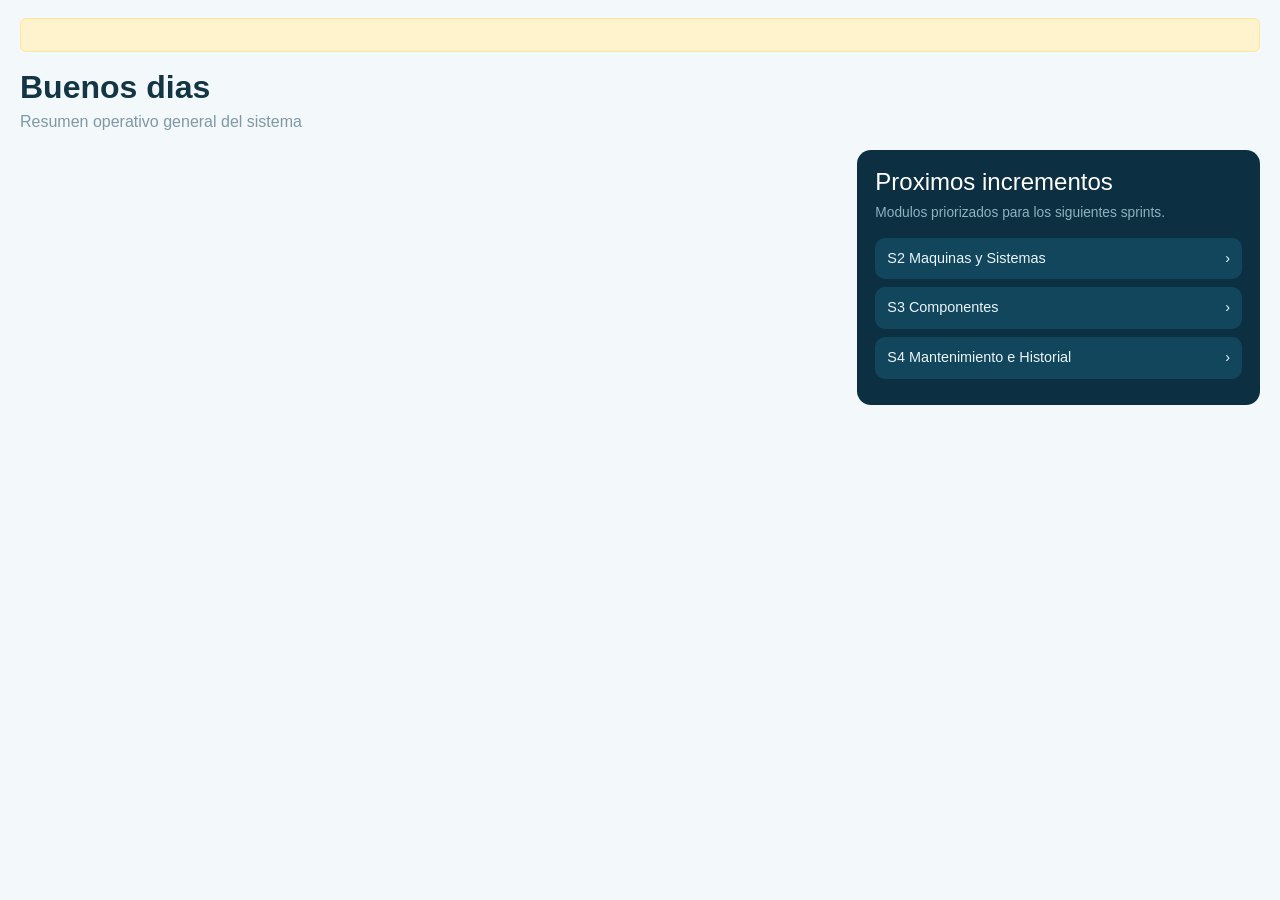
<file: embarcaciones/src/main/resources/templates/index.html>
<!DOCTYPE html>
<html xmlns:th="http://www.thymeleaf.org">
<head>
  <meta charset="UTF-8">
  <meta name="viewport" content="width=device-width, initial-scale=1.0">
  <title>Inicio - Embarcaciones</title>
  <link
          href="https://cdn.jsdelivr.net/npm/bootstrap@5.3.8/dist/css/bootstrap.min.css"
          rel="stylesheet">
  <style>
    :root {
      --bg-page: #f3f8fb;
      --bg-sidebar: #0e2f3d;
      --bg-sidebar-soft: #134256;
      --bg-highlight: #0a3c52;
      --text-main: #143544;
      --text-muted: #7f98a4;
      --card-border: #e7eff3;
      --card-bg: #ffffff;
      --success-soft: #e5f7ec;
    }

    body {
      background: var(--bg-page);
      color: var(--text-main);
      min-height: 100vh;
      font-family: "Segoe UI", Tahoma, sans-serif;
    }

    .app-shell {
      min-height: 100vh;
    }

    .sidebar {
      width: 280px;
      background: var(--bg-sidebar);
      color: #d2e4ec;
      padding: 20px 16px;
    }

    .brand-box {
      background: var(--bg-sidebar-soft);
      border-radius: 12px;
      padding: 14px;
      margin-bottom: 22px;
    }

    .brand-title {
      font-size: 1rem;
      color: #fff;
      margin-bottom: 2px;
    }

    .brand-subtitle {
      font-size: 0.8rem;
      color: #8fb4c3;
      margin: 0;
    }

    .menu-label {
      font-size: 0.75rem;
      text-transform: uppercase;
      letter-spacing: 0.08em;
      color: #77a0b1;
      margin: 10px 0 8px;
    }

    .menu-link {
      display: flex;
      align-items: center;
      justify-content: space-between;
      color: #d0e4eb;
      text-decoration: none;
      border-radius: 10px;
      padding: 10px 12px;
      margin-bottom: 6px;
      transition: 0.2s ease-in-out;
      font-size: 0.93rem;
    }

    .menu-link:hover,
    .menu-link.active {
      background: var(--bg-highlight);
      color: #fff;
    }

    .menu-next {
      font-size: 0.75rem;
      color: #81a7b7;
    }

    .sidebar-footer {
      margin-top: 22px;
      background: var(--bg-sidebar-soft);
      border-radius: 12px;
      padding: 12px;
      color: #b8d2dc;
      font-size: 0.84rem;
    }

    .main-content {
      flex: 1;
      padding: 18px 20px;
    }

    .topbar {
      background: #fff;
      border: 1px solid var(--card-border);
      border-radius: 14px;
      padding: 10px 14px;
      margin-bottom: 16px;
    }

    .search-box {
      border: 1px solid #e4edf2;
      border-radius: 10px;
      padding: 8px 12px;
      width: 100%;
      background: #f8fbfd;
      color: #40606e;
      font-size: 0.92rem;
    }

    .status-chip {
      background: var(--success-soft);
      color: #2f8f58;
      font-size: 0.78rem;
      font-weight: 600;
      border-radius: 999px;
      padding: 6px 10px;
    }

    .page-head h1 {
      font-size: 2rem;
      margin: 0;
      font-weight: 700;
    }

    .page-head p {
      color: var(--text-muted);
      margin: 4px 0 0;
    }

    .kpi-card {
      border-radius: 14px;
      border: 1px solid var(--card-border);
      background: var(--card-bg);
      padding: 16px;
      height: 100%;
    }

    .kpi-label {
      color: #648391;
      font-size: 0.88rem;
      margin-bottom: 10px;
    }

    .kpi-value {
      font-size: 2rem;
      font-weight: 700;
      line-height: 1;
      margin-bottom: 6px;
    }

    .kpi-foot {
      font-size: 0.84rem;
      color: #66a2be;
      margin: 0;
    }

    .panel {
      border-radius: 14px;
      border: 1px solid var(--card-border);
      background: var(--card-bg);
      padding: 16px;
      height: 100%;
    }

    .panel h3 {
      font-size: 1.7rem;
      font-weight: 700;
      margin-bottom: 14px;
    }

    .activity-item {
      border-bottom: 1px solid #edf3f6;
      padding: 12px 4px;
      display: flex;
      align-items: center;
      justify-content: space-between;
      gap: 8px;
    }

    .activity-left {
      display: flex;
      align-items: center;
      gap: 10px;
      color: #375766;
      font-size: 0.93rem;
    }

    .activity-badge {
      min-width: 24px;
      height: 24px;
      border-radius: 999px;
      background: #e4f3f9;
      color: #2a7a98;
      display: inline-flex;
      align-items: center;
      justify-content: center;
      font-size: 0.78rem;
      font-weight: 700;
    }

    .activity-time {
      color: #9ab0ba;
      font-size: 0.82rem;
      white-space: nowrap;
    }

    .side-panel {
      border-radius: 14px;
      background: #0c3041;
      color: #d3e6ef;
      padding: 18px;
      min-height: 100%;
    }

    .side-panel h4 {
      color: #fff;
      font-size: 1.5rem;
      margin-bottom: 6px;
    }

    .side-panel p {
      color: #8fb2c1;
      font-size: 0.86rem;
      margin-bottom: 14px;
    }

    .increment-item {
      display: flex;
      justify-content: space-between;
      align-items: center;
      background: #12465c;
      border-radius: 10px;
      padding: 10px 12px;
      margin-bottom: 8px;
      color: #eaf5fa;
      text-decoration: none;
      font-size: 0.9rem;
    }

    .increment-item:hover {
      background: #165771;
      color: #fff;
    }
  </style>
</head>
<body>
<div class="d-flex app-shell">
  <aside th:replace="~{fragments/sidebar :: sidebar(${activeMenu})}"></aside>

  <main class="main-content">
    <div th:replace="~{fragments/topbar :: topbar(${remoteUser})}"></div>

    <div th:if="${error}" class="alert alert-warning" th:text="${error}"></div>

    <div class="page-head mb-3">
      <h1>Buenos dias</h1>
      <p>Resumen operativo general del sistema</p>
    </div>

    <div th:replace="~{fragments/dashboard-kpis :: dashboardKpis(${totalEmbarcaciones}, ${embarcacionesOperativas})}"></div>

    <div class="row g-3">
      <div class="col-lg-8">
        <section th:replace="~{fragments/activity-panel :: activityPanel}"></section>
      </div>

      <div class="col-lg-4">
        <aside class="side-panel">
          <h4>Proximos incrementos</h4>
          <p>Modulos priorizados para los siguientes sprints.</p>

          <a href="#" class="increment-item"><span>S2  Maquinas y Sistemas</span><span>&#8250;</span></a>
          <a href="#" class="increment-item"><span>S3  Componentes</span><span>&#8250;</span></a>
          <a href="#" class="increment-item"><span>S4  Mantenimiento e Historial</span><span>&#8250;</span></a>
        </aside>
      </div>
    </div>
  </main>
  </div>
<script
        src="https://cdn.jsdelivr.net/npm/bootstrap@5.3.8/dist/js/bootstrap.bundle.min.js">
</script>
</body>
</html>
</file>
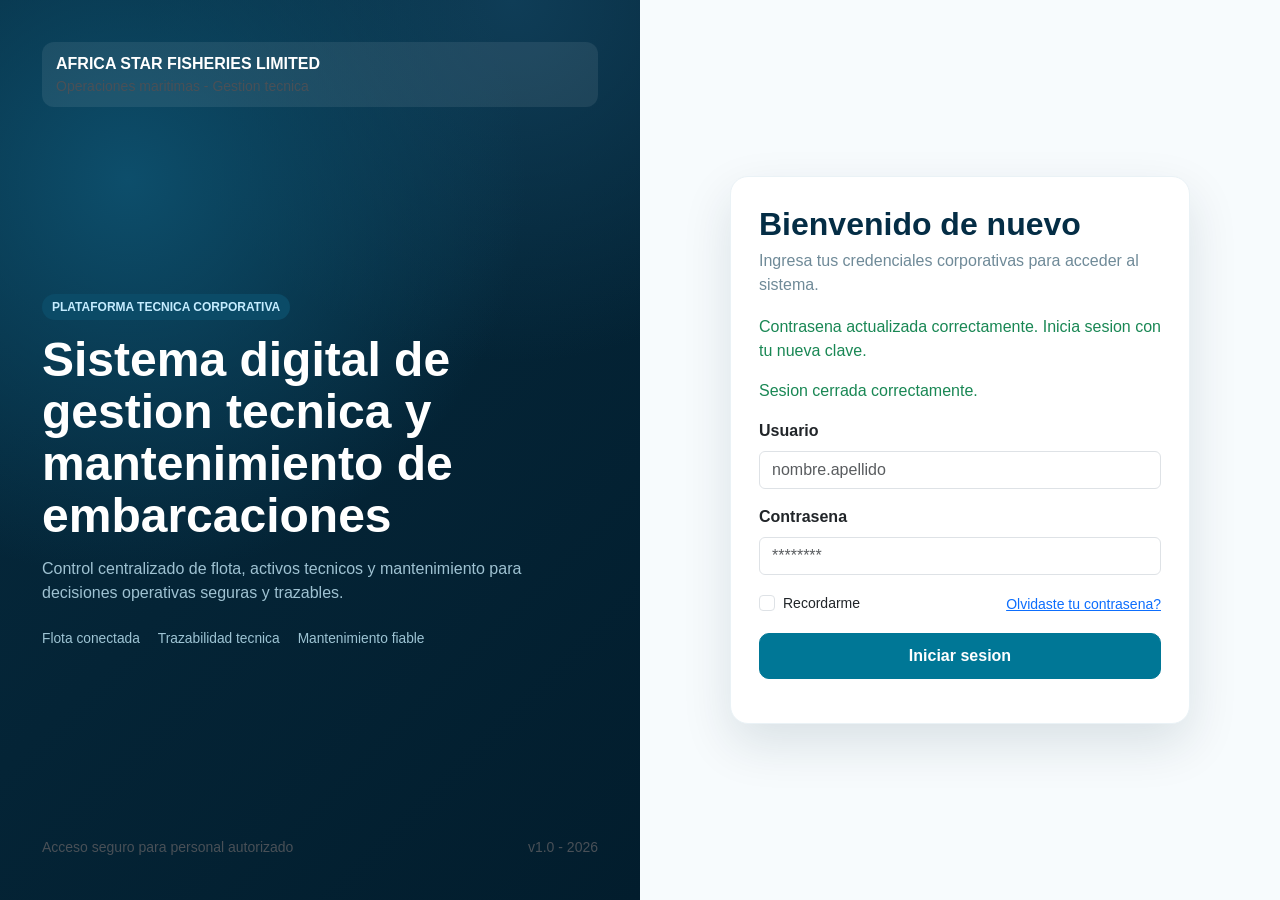
<file: embarcaciones/src/main/resources/templates/login.html>
<!DOCTYPE html>
<html xmlns:th="http://www.thymeleaf.org">
<head>
    <meta charset="UTF-8">
    <meta name="viewport" content="width=device-width, initial-scale=1.0">
    <title>Login - Embarcaciones</title>
    <link
            href="https://cdn.jsdelivr.net/npm/bootstrap@5.3.8/dist/css/bootstrap.min.css"
            rel="stylesheet">
    <style>
        :root {
            --bg-dark-start: #062b3f;
            --bg-dark-end: #021d2d;
            --text-soft: #9fc2d2;
            --brand-chip: #0b4b67;
            --card-radius: 18px;
        }

        body {
            min-height: 100vh;
            background: #f7fbfd;
            font-family: "Segoe UI", Tahoma, sans-serif;
        }

        .login-shell {
            min-height: 100vh;
        }

        .login-left {
            background: radial-gradient(circle at 20% 20%, #0d4e6b 0, transparent 45%),
            radial-gradient(circle at 80% 0%, #0f3d57 0, transparent 35%),
            linear-gradient(135deg, var(--bg-dark-start), var(--bg-dark-end));
            color: #fff;
            padding: 42px;
            display: flex;
            flex-direction: column;
            justify-content: space-between;
        }

        .brand-head {
            display: inline-block;
            background: rgba(255, 255, 255, 0.08);
            border-radius: 12px;
            padding: 10px 14px;
        }

        .brand-chip {
            display: inline-block;
            background: var(--brand-chip);
            color: #c5ecff;
            border-radius: 999px;
            font-size: 0.75rem;
            font-weight: 600;
            padding: 4px 10px;
            margin-bottom: 14px;
        }

        .left-title {
            font-size: clamp(2rem, 4.5vw, 3rem);
            line-height: 1.08;
            font-weight: 700;
            max-width: 560px;
            margin-bottom: 16px;
        }

        .left-subtitle {
            color: var(--text-soft);
            font-size: 1rem;
            max-width: 560px;
        }

        .left-features {
            display: flex;
            gap: 18px;
            margin-top: 24px;
            color: #9ec4d4;
            font-size: 0.86rem;
            flex-wrap: wrap;
        }

        .login-right {
            display: flex;
            align-items: center;
            justify-content: center;
            padding: 24px;
        }

        .login-card {
            width: 100%;
            max-width: 460px;
            background: #fff;
            border-radius: var(--card-radius);
            box-shadow: 0 20px 50px rgba(2, 39, 61, 0.12);
            border: 1px solid #eaf2f6;
            padding: 28px;
        }

        .login-card h2 {
            margin-bottom: 6px;
            color: #042d45;
            font-size: 2rem;
            font-weight: 700;
        }

        .card-subtext {
            color: #6f8a98;
            margin-bottom: 18px;
        }

        .btn-login {
            background: #007796;
            border-color: #007796;
            color: #fff;
            border-radius: 10px;
            font-weight: 600;
            padding: 10px 16px;
        }

        .btn-login:hover {
            background: #006680;
            border-color: #006680;
        }

        @media (max-width: 991.98px) {
            .login-left {
                min-height: 280px;
            }
        }
    </style>
</head>
<body>
<div class="container-fluid login-shell">
    <div class="row min-vh-100">
        <div class="col-lg-6 login-left">
            <div class="brand-head">
                <strong>AFRICA STAR FISHERIES LIMITED</strong>
                <div class="small text-light-emphasis">Operaciones maritimas - Gestion tecnica</div>
            </div>

            <div>
                <span class="brand-chip">PLATAFORMA TECNICA CORPORATIVA</span>
                <h1 class="left-title">Sistema digital de gestion tecnica y mantenimiento de embarcaciones</h1>
                <p class="left-subtitle">Control centralizado de flota, activos tecnicos y mantenimiento para decisiones operativas seguras y trazables.</p>
                <div class="left-features">
                    <span>Flota conectada</span>
                    <span>Trazabilidad tecnica</span>
                    <span>Mantenimiento fiable</span>
                </div>
            </div>

            <div class="small text-light-emphasis d-flex justify-content-between">
                <span>Acceso seguro para personal autorizado</span>
                <span>v1.0 - 2026</span>
            </div>
        </div>

        <div class="col-lg-6 login-right">
            <div class="login-card">
                <h2>Bienvenido de nuevo</h2>
                <p class="card-subtext">Ingresa tus credenciales corporativas para acceder al sistema.</p>

                <p class="text-success" th:if="${param.resetSuccess}">
                    Contrasena actualizada correctamente. Inicia sesion con tu nueva clave.
                </p>

                <p class="text-success" th:if="${param.logoutSuccess}">
                    Sesion cerrada correctamente.
                </p>

                <form th:action="@{/api/login}" method="post">
                    <div class="mb-3">
                        <label for="usuario" class="form-label fw-semibold">Usuario</label>
                        <input type="text" id="usuario" name="usuario" class="form-control" placeholder="nombre.apellido" required>
                    </div>
                    <div class="mb-3">
                        <label for="password" class="form-label fw-semibold">Contrasena</label>
                        <input type="password" id="password" name="password" class="form-control" placeholder="********" required>
                    </div>

                    <div class="d-flex justify-content-between align-items-center mb-3">
                        <div class="form-check">
                            <input class="form-check-input" type="checkbox" id="recordarme">
                            <label class="form-check-label small" for="recordarme">Recordarme</label>
                        </div>
                        <a class="small" th:href="@{/password/forgot}">Olvidaste tu contrasena?</a>
                    </div>

                    <button type="submit" class="btn btn-login w-100">Iniciar sesion</button>
                    <p class="text-danger mt-3 mb-0" th:if="${error}" th:text="${error}"></p>
                </form>
            </div>
        </div>
    </div>
</div>
<script
        src="https://cdn.jsdelivr.net/npm/bootstrap@5.3.8/dist/js/bootstrap.bundle.min.js">
</script>
</body>
</html>
</file>
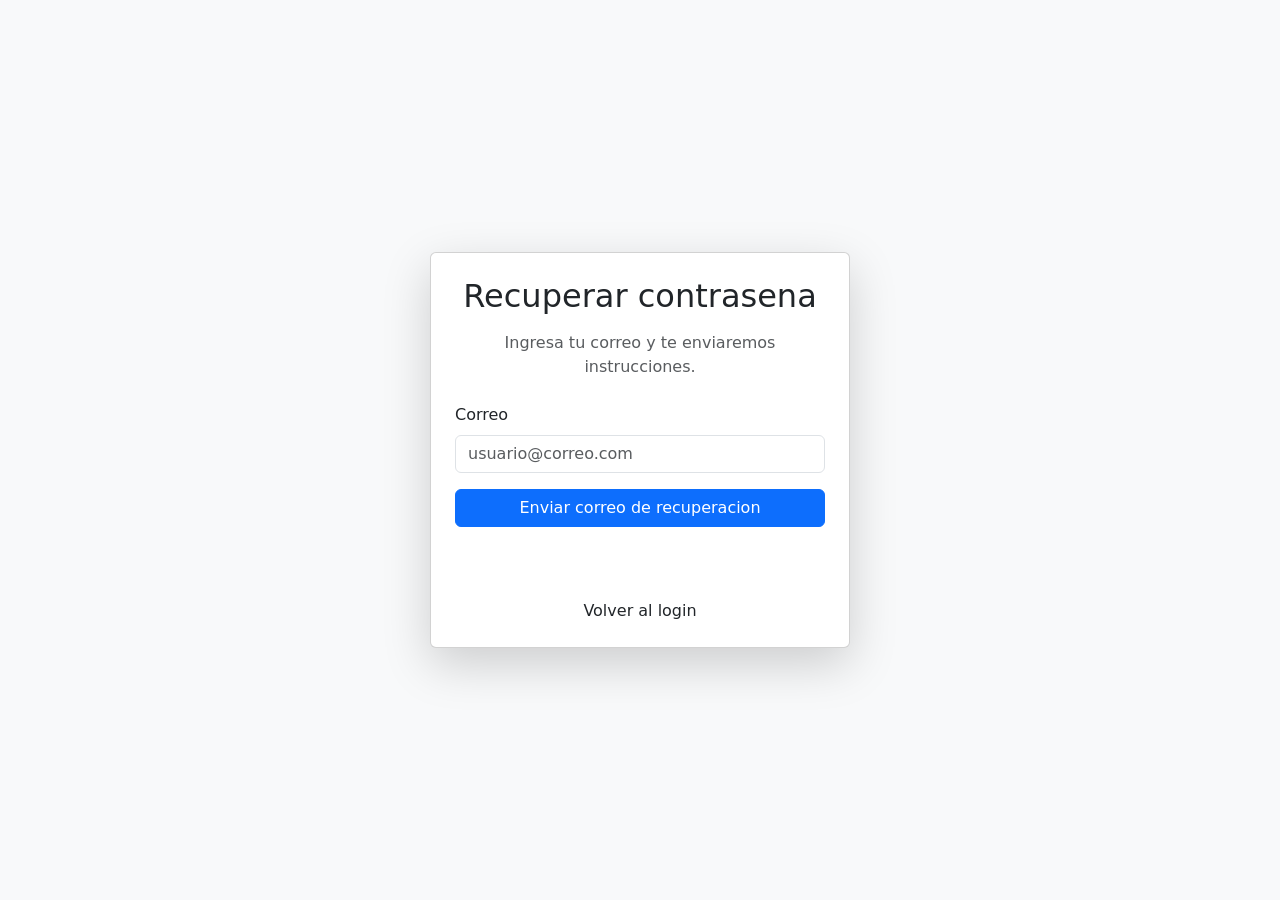
<file: embarcaciones/src/main/resources/templates/password-recovery-request.html>
<!DOCTYPE html>
<html xmlns:th="http://www.thymeleaf.org">
<head>
    <meta charset="UTF-8">
    <meta name="viewport" content="width=device-width, initial-scale=1.0">
    <title>Recuperar contrasena - Embarcaciones</title>
    <link href="https://cdn.jsdelivr.net/npm/bootstrap@5.3.8/dist/css/bootstrap.min.css" rel="stylesheet">
</head>
<body class="d-flex justify-content-center align-items-center vh-100 bg-light">
<div class="card p-4 shadow-lg" style="width: 420px;">
    <h2 class="text-center mb-3">Recuperar contrasena</h2>
    <p class="text-muted text-center mb-4">Ingresa tu correo y te enviaremos instrucciones.</p>

    <form th:action="@{/password/forgot}" method="post">
        <div class="mb-3">
            <label for="email" class="form-label">Correo</label>
            <input type="email" id="email" name="email" class="form-control" placeholder="usuario@correo.com" required>
        </div>
        <button type="submit" class="btn btn-primary w-100">Enviar correo de recuperacion</button>
    </form>

    <p class="text-success mt-3 text-center" th:if="${success}" th:text="${success}"></p>
    <p class="text-danger mt-3 text-center" th:if="${error}" th:text="${error}"></p>

    <div class="text-center mt-2">
        <a th:href="@{/login}">Volver al login</a>
    </div>
</div>
</body>
</html>
</file>
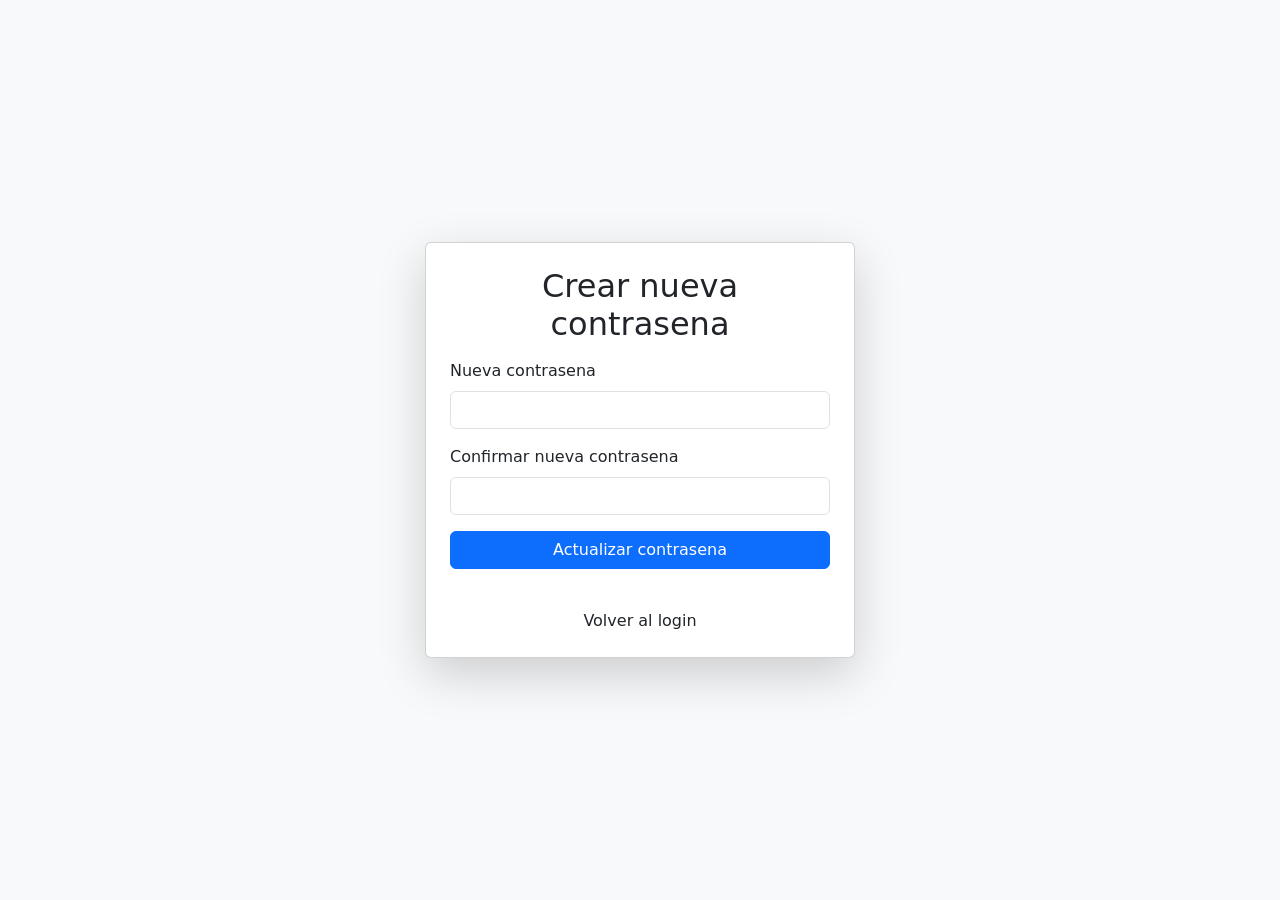
<file: embarcaciones/src/main/resources/templates/password-recovery-reset.html>
<!DOCTYPE html>
<html xmlns:th="http://www.thymeleaf.org">
<head>
    <meta charset="UTF-8">
    <meta name="viewport" content="width=device-width, initial-scale=1.0">
    <title>Nueva contrasena - Embarcaciones</title>
    <link href="https://cdn.jsdelivr.net/npm/bootstrap@5.3.8/dist/css/bootstrap.min.css" rel="stylesheet">
</head>
<body class="d-flex justify-content-center align-items-center vh-100 bg-light">
<div class="card p-4 shadow-lg" style="width: 430px;">
    <h2 class="text-center mb-3">Crear nueva contrasena</h2>

    <form th:action="@{/password/reset}" method="post" id="resetPasswordForm" th:if="${token}">
        <input type="hidden" name="token" th:value="${token}">

        <div class="mb-3">
            <label for="passwordNueva" class="form-label">Nueva contrasena</label>
            <input type="password" id="passwordNueva" name="passwordNueva" class="form-control" minlength="8" required>
        </div>

        <div class="mb-3">
            <label for="passwordConfirmacion" class="form-label">Confirmar nueva contrasena</label>
            <input type="password" id="passwordConfirmacion" name="passwordConfirmacion" class="form-control" minlength="8" required>
        </div>

        <p id="passwordMatchError" class="text-danger text-center d-none mb-3">Las contrasenas no coinciden.</p>

        <button type="submit" class="btn btn-primary w-100">Actualizar contrasena</button>
    </form>

    <p class="text-danger mt-3 text-center" th:if="${error}" th:text="${error}"></p>

    <div class="text-center mt-2">
        <a th:href="@{/login}">Volver al login</a>
    </div>
</div>

<script>
    const form = document.getElementById('resetPasswordForm');
    if (form) {
        form.addEventListener('submit', function (event) {
            const password = document.getElementById('passwordNueva').value;
            const confirmPassword = document.getElementById('passwordConfirmacion').value;
            const error = document.getElementById('passwordMatchError');

            if (password !== confirmPassword) {
                event.preventDefault();
                error.classList.remove('d-none');
            } else {
                error.classList.add('d-none');
            }
        });
    }
</script>
</body>
</html>
</file>
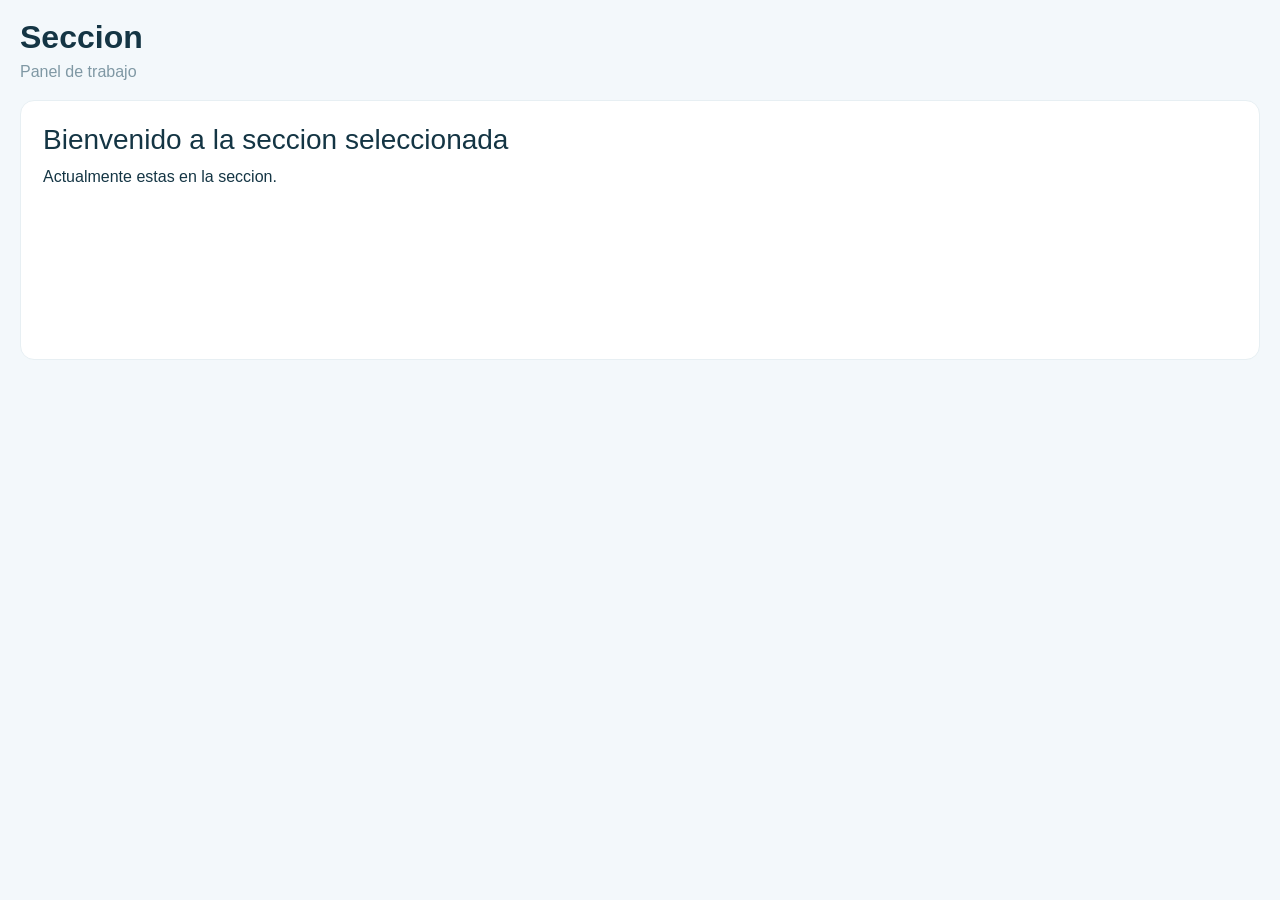
<file: embarcaciones/src/main/resources/templates/section-placeholder.html>
<!DOCTYPE html>
<html xmlns:th="http://www.thymeleaf.org">
<head>
  <meta charset="UTF-8">
  <meta name="viewport" content="width=device-width, initial-scale=1.0">
  <title th:text="${sectionTitle} + ' - Embarcaciones'">Seccion - Embarcaciones</title>
  <link href="https://cdn.jsdelivr.net/npm/bootstrap@5.3.8/dist/css/bootstrap.min.css" rel="stylesheet">
  <style>
    :root {
      --bg-page: #f3f8fb;
      --bg-sidebar: #0e2f3d;
      --bg-sidebar-soft: #134256;
      --bg-highlight: #0a3c52;
      --text-main: #143544;
      --text-muted: #7f98a4;
      --card-border: #e7eff3;
      --card-bg: #ffffff;
      --success-soft: #e5f7ec;
    }

    body {
      background: var(--bg-page);
      color: var(--text-main);
      min-height: 100vh;
      font-family: "Segoe UI", Tahoma, sans-serif;
    }

    .app-shell {
      min-height: 100vh;
    }

    .sidebar {
      width: 280px;
      background: var(--bg-sidebar);
      color: #d2e4ec;
      padding: 20px 16px;
    }

    .brand-box {
      background: var(--bg-sidebar-soft);
      border-radius: 12px;
      padding: 14px;
      margin-bottom: 22px;
    }

    .brand-title {
      font-size: 1rem;
      color: #fff;
      margin-bottom: 2px;
    }

    .brand-subtitle {
      font-size: 0.8rem;
      color: #8fb4c3;
      margin: 0;
    }

    .menu-label {
      font-size: 0.75rem;
      text-transform: uppercase;
      letter-spacing: 0.08em;
      color: #77a0b1;
      margin: 10px 0 8px;
    }

    .menu-link {
      display: flex;
      align-items: center;
      justify-content: space-between;
      color: #d0e4eb;
      text-decoration: none;
      border-radius: 10px;
      padding: 10px 12px;
      margin-bottom: 6px;
      transition: 0.2s ease-in-out;
      font-size: 0.93rem;
    }

    .menu-link:hover,
    .menu-link.active {
      background: var(--bg-highlight);
      color: #fff;
    }

    .menu-next {
      font-size: 0.75rem;
      color: #81a7b7;
    }

    .sidebar-footer {
      margin-top: 22px;
      background: var(--bg-sidebar-soft);
      border-radius: 12px;
      padding: 12px;
      color: #b8d2dc;
      font-size: 0.84rem;
    }

    .main-content {
      flex: 1;
      padding: 18px 20px;
    }

    .topbar {
      background: #fff;
      border: 1px solid var(--card-border);
      border-radius: 14px;
      padding: 10px 14px;
      margin-bottom: 16px;
    }

    .search-box {
      border: 1px solid #e4edf2;
      border-radius: 10px;
      padding: 8px 12px;
      width: 100%;
      background: #f8fbfd;
      color: #40606e;
      font-size: 0.92rem;
    }

    .status-chip {
      background: var(--success-soft);
      color: #2f8f58;
      font-size: 0.78rem;
      font-weight: 600;
      border-radius: 999px;
      padding: 6px 10px;
    }

    .page-head h1 {
      font-size: 2rem;
      margin: 0;
      font-weight: 700;
    }

    .page-head p {
      color: var(--text-muted);
      margin: 4px 0 0;
    }

    .panel {
      border-radius: 14px;
      border: 1px solid var(--card-border);
      background: var(--card-bg);
      padding: 22px;
      min-height: 260px;
    }
  </style>
</head>
<body>
<div class="d-flex app-shell">
  <aside th:replace="~{fragments/sidebar :: sidebar(${activeMenu})}"></aside>

  <main class="main-content">
    <div th:replace="~{fragments/topbar :: topbar(${remoteUser})}"></div>

    <div class="page-head mb-3">
      <h1 th:text="${sectionTitle}">Seccion</h1>
      <p>Panel de trabajo</p>
    </div>

    <section class="panel">
      <h3>Bienvenido a la seccion seleccionada</h3>
      <p class="mb-0" th:text="'Actualmente estas en: ' + ${sectionTitle}">Actualmente estas en la seccion.</p>
    </section>
  </main>
</div>
<script src="https://cdn.jsdelivr.net/npm/bootstrap@5.3.8/dist/js/bootstrap.bundle.min.js"></script>
</body>
</html>
</file>
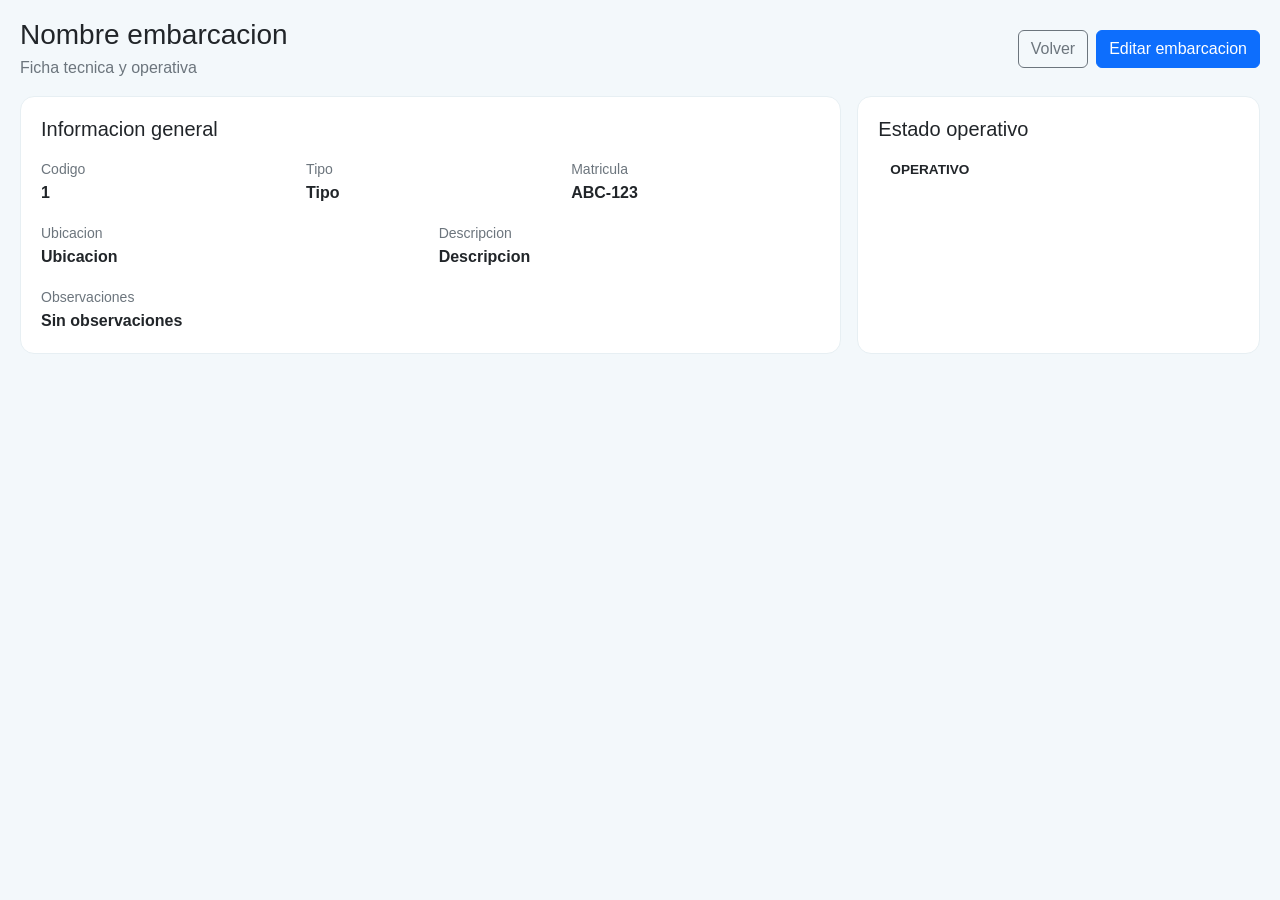
<file: embarcaciones/src/main/resources/templates/embarcaciones/detalle.html>
<!DOCTYPE html>
<html xmlns:th="http://www.thymeleaf.org">
<head>
    <meta charset="UTF-8">
    <meta name="viewport" content="width=device-width, initial-scale=1.0">
    <title>Detalle embarcacion - Embarcaciones</title>
    <link href="https://cdn.jsdelivr.net/npm/bootstrap@5.3.8/dist/css/bootstrap.min.css" rel="stylesheet">
    <style>
        :root { --bg-page:#f3f8fb; --bg-sidebar:#0e2f3d; --bg-sidebar-soft:#134256; --bg-highlight:#0a3c52; --card-border:#e7eff3; }
        body { background: var(--bg-page); min-height: 100vh; font-family: "Segoe UI", Tahoma, sans-serif; }
        .app-shell { min-height: 100vh; }
        .sidebar { width: 280px; background: var(--bg-sidebar); color:#d2e4ec; padding:20px 16px; }
        .brand-box { background: var(--bg-sidebar-soft); border-radius:12px; padding:14px; margin-bottom:22px; }
        .brand-title { font-size:1rem; color:#fff; margin-bottom:2px; }
        .brand-subtitle { font-size:.8rem; color:#8fb4c3; margin:0; }
        .menu-label { font-size:.75rem; text-transform:uppercase; letter-spacing:.08em; color:#77a0b1; margin:10px 0 8px; }
        .menu-link { display:flex; align-items:center; justify-content:space-between; color:#d0e4eb; text-decoration:none; border-radius:10px; padding:10px 12px; margin-bottom:6px; transition:.2s; font-size:.93rem; }
        .menu-link:hover,.menu-link.active { background:var(--bg-highlight); color:#fff; }
        .menu-next { font-size:.75rem; color:#81a7b7; }
        .main-content { flex:1; padding:18px 20px; }
        .topbar { background:#fff; border:1px solid var(--card-border); border-radius:14px; padding:10px 14px; margin-bottom:16px; }
        .search-box { border:1px solid #e4edf2; border-radius:10px; padding:8px 12px; width:100%; background:#f8fbfd; }
        .status-chip { background:#e5f7ec; color:#2f8f58; font-size:.78rem; font-weight:600; border-radius:999px; padding:6px 10px; }
        .panel { background:#fff; border:1px solid var(--card-border); border-radius:14px; padding:20px; }
        .estado { border-radius:999px; padding:5px 12px; font-size:.85rem; font-weight:600; }
        .estado-operativo { background:#e7f8ed; color:#1c8b49; }
        .estado-mantenimiento { background:#fff4d9; color:#9a6a00; }
        .estado-fuera { background:#fde8e8; color:#b32c2c; }
    </style>
</head>
<body>
<div class="d-flex app-shell">
    <aside th:replace="~{fragments/sidebar :: sidebar(${activeMenu})}"></aside>

    <main class="main-content">
        <div th:replace="~{fragments/topbar :: topbar(${remoteUser})}"></div>

        <div class="d-flex justify-content-between align-items-center mb-3">
            <div>
                <h1 class="h3 mb-1" th:text="${embarcacion.nombre}">Nombre embarcacion</h1>
                <p class="text-secondary mb-0">Ficha tecnica y operativa</p>
            </div>
            <div class="d-flex gap-2">
                <a th:href="@{/embarcaciones}" class="btn btn-outline-secondary">Volver</a>
                <a th:href="@{'/embarcaciones/' + ${embarcacion.idEmbarcacion} + '/editar'}" class="btn btn-primary">Editar embarcacion</a>
            </div>
        </div>

        <div class="row g-3">
            <div class="col-lg-8">
                <section class="panel h-100">
                    <h2 class="h5 mb-3">Informacion general</h2>
                    <div class="row g-3">
                        <div class="col-md-4"><small class="text-secondary">Codigo</small><div class="fw-semibold" th:text="${embarcacion.idEmbarcacion}">1</div></div>
                        <div class="col-md-4"><small class="text-secondary">Tipo</small><div class="fw-semibold" th:text="${embarcacion.tipo}">Tipo</div></div>
                        <div class="col-md-4"><small class="text-secondary">Matricula</small><div class="fw-semibold" th:text="${embarcacion.matricula}">ABC-123</div></div>
                        <div class="col-md-6"><small class="text-secondary">Ubicacion</small><div class="fw-semibold" th:text="${embarcacion.ubicacion}">Ubicacion</div></div>
                        <div class="col-md-6"><small class="text-secondary">Descripcion</small><div class="fw-semibold" th:text="${embarcacion.descripcion}">Descripcion</div></div>
                        <div class="col-12"><small class="text-secondary">Observaciones</small><div class="fw-semibold" th:text="${embarcacion.obsevaciones != null && !#strings.isEmpty(embarcacion.obsevaciones) ? embarcacion.obsevaciones : 'Sin observaciones'}">Sin observaciones</div></div>
                    </div>
                </section>
            </div>

            <div class="col-lg-4">
                <section class="panel h-100">
                    <h2 class="h5 mb-3">Estado operativo</h2>
                    <span class="estado"
                          th:classappend="${embarcacion.estado == 'OPERATIVO'} ? ' estado-operativo' : (${embarcacion.estado == 'EN MANTENIMIENTO'} ? ' estado-mantenimiento' : ' estado-fuera')"
                          th:text="${embarcacion.estado}">OPERATIVO</span>
                </section>
            </div>
        </div>
    </main>
</div>
<script src="https://cdn.jsdelivr.net/npm/bootstrap@5.3.8/dist/js/bootstrap.bundle.min.js"></script>
</body>
</html>
</file>
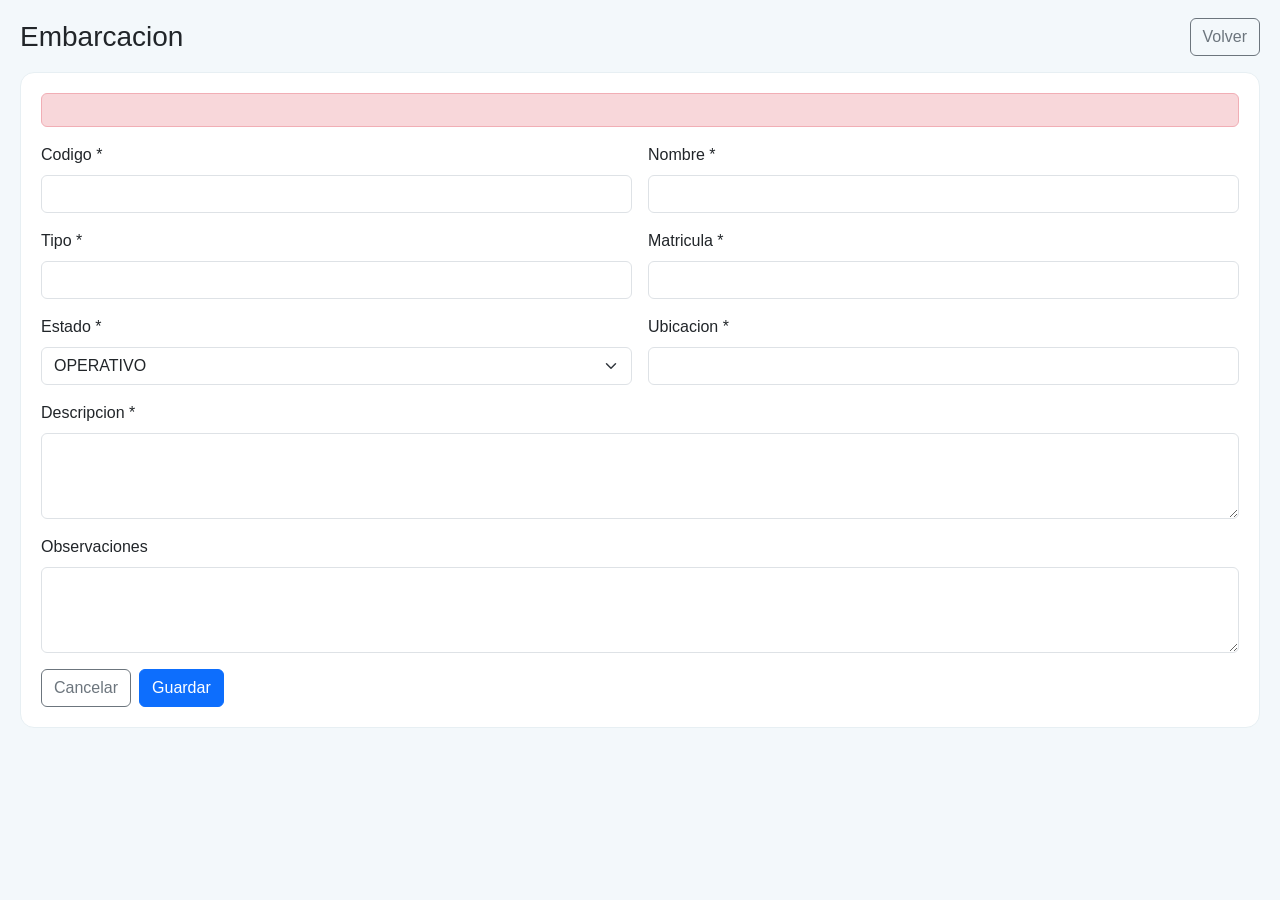
<file: embarcaciones/src/main/resources/templates/embarcaciones/form.html>
<!DOCTYPE html>
<html xmlns:th="http://www.thymeleaf.org">
<head>
    <meta charset="UTF-8">
    <meta name="viewport" content="width=device-width, initial-scale=1.0">
    <title th:text="${modoEdicion} ? 'Editar embarcacion' : 'Nueva embarcacion'">Embarcacion</title>
    <link href="https://cdn.jsdelivr.net/npm/bootstrap@5.3.8/dist/css/bootstrap.min.css" rel="stylesheet">
    <style>
        :root { --bg-page:#f3f8fb; --bg-sidebar:#0e2f3d; --bg-sidebar-soft:#134256; --bg-highlight:#0a3c52; --card-border:#e7eff3; }
        body { background: var(--bg-page); min-height: 100vh; font-family: "Segoe UI", Tahoma, sans-serif; }
        .app-shell { min-height: 100vh; }
        .sidebar { width: 280px; background: var(--bg-sidebar); color:#d2e4ec; padding:20px 16px; }
        .brand-box { background: var(--bg-sidebar-soft); border-radius:12px; padding:14px; margin-bottom:22px; }
        .brand-title { font-size:1rem; color:#fff; margin-bottom:2px; }
        .brand-subtitle { font-size:.8rem; color:#8fb4c3; margin:0; }
        .menu-label { font-size:.75rem; text-transform:uppercase; letter-spacing:.08em; color:#77a0b1; margin:10px 0 8px; }
        .menu-link { display:flex; align-items:center; justify-content:space-between; color:#d0e4eb; text-decoration:none; border-radius:10px; padding:10px 12px; margin-bottom:6px; transition:.2s; font-size:.93rem; }
        .menu-link:hover,.menu-link.active { background:var(--bg-highlight); color:#fff; }
        .menu-next { font-size:.75rem; color:#81a7b7; }
        .main-content { flex:1; padding:18px 20px; }
        .topbar { background:#fff; border:1px solid var(--card-border); border-radius:14px; padding:10px 14px; margin-bottom:16px; }
        .search-box { border:1px solid #e4edf2; border-radius:10px; padding:8px 12px; width:100%; background:#f8fbfd; }
        .status-chip { background:#e5f7ec; color:#2f8f58; font-size:.78rem; font-weight:600; border-radius:999px; padding:6px 10px; }
        .panel { background:#fff; border:1px solid var(--card-border); border-radius:14px; padding:20px; }
    </style>
</head>
<body>
<div class="d-flex app-shell">
    <aside th:replace="~{fragments/sidebar :: sidebar(${activeMenu})}"></aside>

    <main class="main-content">
        <div th:replace="~{fragments/topbar :: topbar(${remoteUser})}"></div>

        <div class="d-flex justify-content-between align-items-center mb-3">
            <h1 class="h3 mb-0" th:text="${modoEdicion} ? 'Editar embarcacion' : 'Nueva embarcacion'">Embarcacion</h1>
            <a th:href="@{/embarcaciones}" class="btn btn-outline-secondary">Volver</a>
        </div>

        <section class="panel">
            <div th:if="${error}" class="alert alert-danger" th:text="${error}"></div>

            <form th:object="${embarcacion}" th:action="${modoEdicion} ? @{'/embarcaciones/' + *{idEmbarcacion}} : @{/embarcaciones}" method="post" class="row g-3">
                <div class="col-md-6">
                    <label class="form-label" for="codigo">Codigo *</label>
                    <input id="codigo" class="form-control" type="text" th:field="*{codigo}" required>
                </div>
                <div class="col-md-6">
                    <label class="form-label" for="nombre">Nombre *</label>
                    <input id="nombre" class="form-control" type="text" th:field="*{nombre}" required>
                </div>
                <div class="col-md-6">
                    <label class="form-label" for="tipo">Tipo *</label>
                    <input id="tipo" class="form-control" type="text" th:field="*{tipo}" required>
                </div>
                <div class="col-md-6">
                    <label class="form-label" for="matricula">Matricula *</label>
                    <input id="matricula" class="form-control" type="text" th:field="*{matricula}" required>
                </div>
                <div class="col-md-6">
                    <label class="form-label" for="estado">Estado *</label>
                    <select id="estado" class="form-select" th:field="*{estado}" required>
                        <option value="OPERATIVO">OPERATIVO</option>
                        <option value="EN MANTENIMIENTO">EN MANTENIMIENTO</option>
                        <option value="FUERA DE SERVICIO">FUERA DE SERVICIO</option>
                    </select>
                </div>
                <div class="col-md-6">
                    <label class="form-label" for="ubicacion">Ubicacion *</label>
                    <input id="ubicacion" class="form-control" type="text" th:field="*{ubicacion}" required>
                </div>
                <div class="col-12">
                    <label class="form-label" for="descripcion">Descripcion *</label>
                    <textarea id="descripcion" class="form-control" th:field="*{descripcion}" rows="3" required></textarea>
                </div>
                <div class="col-12">
                    <label class="form-label" for="obsevaciones">Observaciones</label>
                    <textarea id="obsevaciones" class="form-control" th:field="*{obsevaciones}" rows="3"></textarea>
                </div>

                <div class="col-12 d-flex gap-2">
                    <a th:href="@{/embarcaciones}" class="btn btn-outline-secondary">Cancelar</a>
                    <button type="submit" class="btn btn-primary" th:text="${modoEdicion} ? 'Guardar cambios' : 'Crear embarcacion'">Guardar</button>
                </div>
            </form>
        </section>
    </main>
</div>
<script src="https://cdn.jsdelivr.net/npm/bootstrap@5.3.8/dist/js/bootstrap.bundle.min.js"></script>
</body>
</html>
</file>
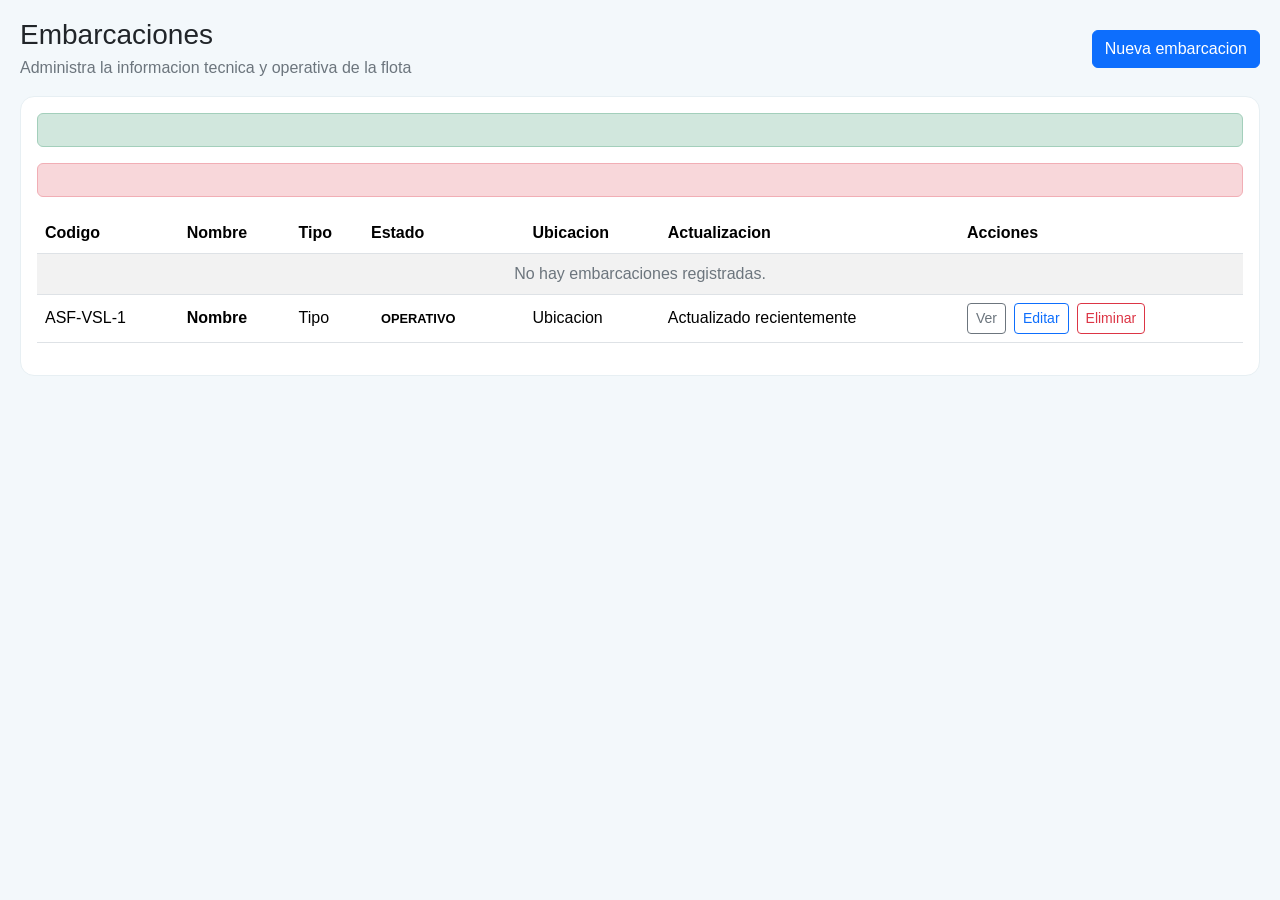
<file: embarcaciones/src/main/resources/templates/embarcaciones/lista.html>
<!DOCTYPE html>
<html xmlns:th="http://www.thymeleaf.org">
<head>
    <meta charset="UTF-8">
    <meta name="viewport" content="width=device-width, initial-scale=1.0">
    <title>Embarcaciones - Embarcaciones</title>
    <link href="https://cdn.jsdelivr.net/npm/bootstrap@5.3.8/dist/css/bootstrap.min.css" rel="stylesheet">
    <style>
        :root { --bg-page:#f3f8fb; --bg-sidebar:#0e2f3d; --bg-sidebar-soft:#134256; --bg-highlight:#0a3c52; --card-border:#e7eff3; }
        body { background: var(--bg-page); min-height: 100vh; font-family: "Segoe UI", Tahoma, sans-serif; }
        .app-shell { min-height: 100vh; }
        .sidebar { width: 280px; background: var(--bg-sidebar); color:#d2e4ec; padding:20px 16px; }
        .brand-box { background: var(--bg-sidebar-soft); border-radius:12px; padding:14px; margin-bottom:22px; }
        .brand-title { font-size:1rem; color:#fff; margin-bottom:2px; }
        .brand-subtitle { font-size:.8rem; color:#8fb4c3; margin:0; }
        .menu-label { font-size:.75rem; text-transform:uppercase; letter-spacing:.08em; color:#77a0b1; margin:10px 0 8px; }
        .menu-link { display:flex; align-items:center; justify-content:space-between; color:#d0e4eb; text-decoration:none; border-radius:10px; padding:10px 12px; margin-bottom:6px; transition:.2s; font-size:.93rem; }
        .menu-link:hover,.menu-link.active { background:var(--bg-highlight); color:#fff; }
        .menu-next { font-size:.75rem; color:#81a7b7; }
        .main-content { flex:1; padding:18px 20px; }
        .topbar { background:#fff; border:1px solid var(--card-border); border-radius:14px; padding:10px 14px; margin-bottom:16px; }
        .search-box { border:1px solid #e4edf2; border-radius:10px; padding:8px 12px; width:100%; background:#f8fbfd; }
        .status-chip { background:#e5f7ec; color:#2f8f58; font-size:.78rem; font-weight:600; border-radius:999px; padding:6px 10px; }
        .panel { background:#fff; border:1px solid var(--card-border); border-radius:14px; padding:16px; }
        .estado { border-radius:999px; padding:4px 10px; font-size:.8rem; font-weight:600; }
        .estado-operativo { background:#e7f8ed; color:#1c8b49; }
        .estado-mantenimiento { background:#fff4d9; color:#9a6a00; }
        .estado-fuera { background:#fde8e8; color:#b32c2c; }
    </style>
</head>
<body>
<div class="d-flex app-shell">
    <aside th:replace="~{fragments/sidebar :: sidebar(${activeMenu})}"></aside>

    <main class="main-content">
        <div th:replace="~{fragments/topbar :: topbar(${remoteUser})}"></div>

        <div class="d-flex justify-content-between align-items-center mb-3">
            <div>
                <h1 class="h3 mb-1">Embarcaciones</h1>
                <p class="text-secondary mb-0">Administra la informacion tecnica y operativa de la flota</p>
            </div>
            <a th:if="${permisosSesion.contains('EMBARCACION:CREAR')}" th:href="@{/embarcaciones/nuevo}" class="btn btn-primary">Nueva embarcacion</a>
        </div>

        <div class="panel">
            <div th:if="${success}" class="alert alert-success" th:text="${success}"></div>
            <div th:if="${error}" class="alert alert-danger" th:text="${error}"></div>

            <div class="table-responsive">
                <table class="table table-striped align-middle">
                    <thead>
                    <tr>
                        <th>Codigo</th>
                        <th>Nombre</th>
                        <th>Tipo</th>
                        <th>Estado</th>
                        <th>Ubicacion</th>
                        <th>Actualizacion</th>
                        <th>Acciones</th>
                    </tr>
                    </thead>
                    <tbody>
                    <tr th:if="${#lists.isEmpty(embarcaciones)}">
                        <td colspan="7" class="text-center text-secondary">No hay embarcaciones registradas.</td>
                    </tr>
                    <tr th:each="e : ${embarcaciones}">
                        <td th:text="${e.codigo}">ASF-VSL-1</td>
                        <td class="fw-semibold" th:text="${e.nombre}">Nombre</td>
                        <td th:text="${e.tipo}">Tipo</td>
                        <td>
                            <span class="estado"
                                  th:classappend="${e.estado == 'OPERATIVO'} ? ' estado-operativo' : (${e.estado == 'EN MANTENIMIENTO'} ? ' estado-mantenimiento' : ' estado-fuera')"
                                  th:text="${e.estado}">OPERATIVO</span>
                        </td>
                        <td th:text="${e.ubicacion}">Ubicacion</td>
                        <td>Actualizado recientemente</td>
                        <td class="d-flex gap-2">
                            <a th:href="@{'/embarcaciones/' + ${e.idEmbarcacion}}" class="btn btn-sm btn-outline-secondary">Ver</a>
                            <a th:if="${permisosSesion.contains('EMBARCACION:EDITAR')}" th:href="@{'/embarcaciones/' + ${e.idEmbarcacion} + '/editar'}" class="btn btn-sm btn-outline-primary">Editar</a>
                            <form th:if="${permisosSesion.contains('EMBARCACION:ELIMINAR')}" th:action="@{'/embarcaciones/' + ${e.idEmbarcacion} + '/eliminar'}" method="post" onsubmit="return confirm('Deseas eliminar esta embarcacion?');">
                                <button type="submit" class="btn btn-sm btn-outline-danger">Eliminar</button>
                            </form>
                        </td>
                    </tr>
                    </tbody>
                </table>
            </div>
        </div>
    </main>
</div>
<script src="https://cdn.jsdelivr.net/npm/bootstrap@5.3.8/dist/js/bootstrap.bundle.min.js"></script>
</body>
</html>
</file>
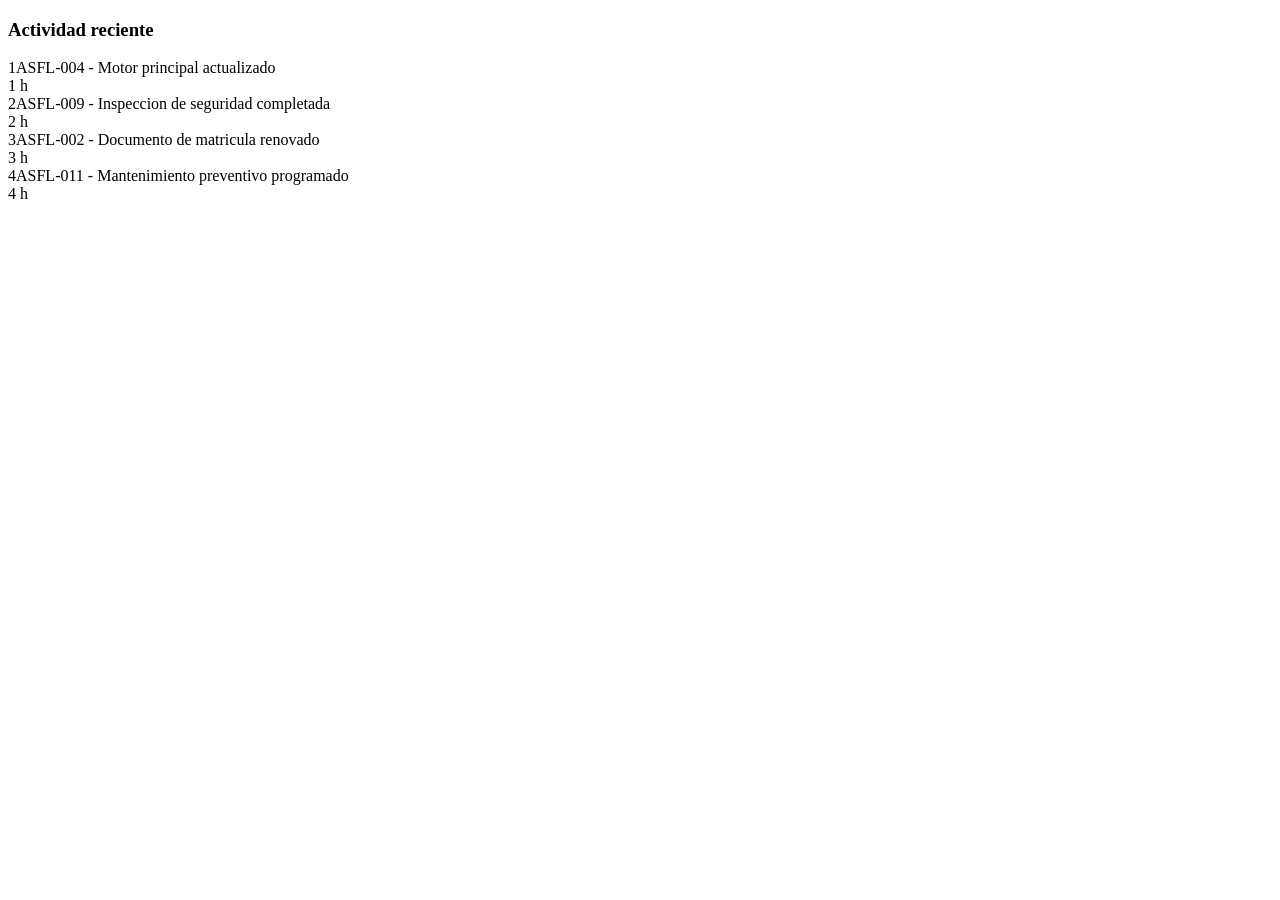
<file: embarcaciones/src/main/resources/templates/fragments/activity-panel.html>
<!DOCTYPE html>
<html xmlns:th="http://www.thymeleaf.org">
<body>
<section class="panel" th:fragment="activityPanel">
    <h3>Actividad reciente</h3>
    <div class="activity-item">
        <div class="activity-left"><span class="activity-badge">1</span><span>ASFL-004 - Motor principal actualizado</span></div>
        <span class="activity-time">1 h</span>
    </div>
    <div class="activity-item">
        <div class="activity-left"><span class="activity-badge">2</span><span>ASFL-009 - Inspeccion de seguridad completada</span></div>
        <span class="activity-time">2 h</span>
    </div>
    <div class="activity-item">
        <div class="activity-left"><span class="activity-badge">3</span><span>ASFL-002 - Documento de matricula renovado</span></div>
        <span class="activity-time">3 h</span>
    </div>
    <div class="activity-item border-0">
        <div class="activity-left"><span class="activity-badge">4</span><span>ASFL-011 - Mantenimiento preventivo programado</span></div>
        <span class="activity-time">4 h</span>
    </div>
</section>
</body>
</html>
</file>
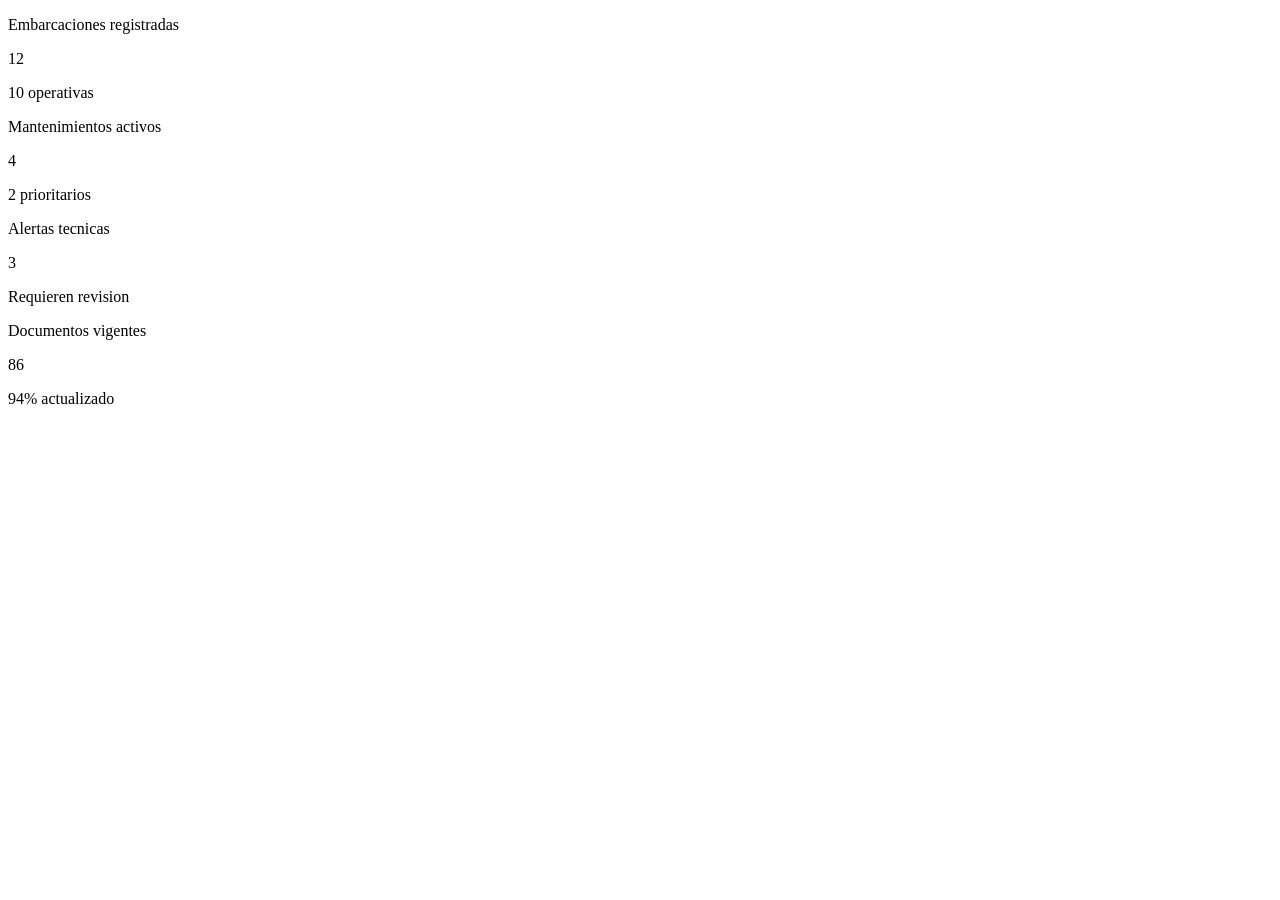
<file: embarcaciones/src/main/resources/templates/fragments/dashboard-kpis.html>
<!DOCTYPE html>
<html xmlns:th="http://www.thymeleaf.org">
<body>
<div class="row g-3 mb-3" th:fragment="dashboardKpis(totalEmbarcaciones, embarcacionesOperativas)">
    <div class="col-md-6 col-xl-3">
        <div class="kpi-card">
            <p class="kpi-label">Embarcaciones registradas</p>
            <div class="kpi-value" th:text="${totalEmbarcaciones}">12</div>
            <p class="kpi-foot"><span th:text="${embarcacionesOperativas}">10</span> operativas</p>
        </div>
    </div>
    <div class="col-md-6 col-xl-3">
        <div class="kpi-card">
            <p class="kpi-label">Mantenimientos activos</p>
            <div class="kpi-value">4</div>
            <p class="kpi-foot">2 prioritarios</p>
        </div>
    </div>
    <div class="col-md-6 col-xl-3">
        <div class="kpi-card">
            <p class="kpi-label">Alertas tecnicas</p>
            <div class="kpi-value">3</div>
            <p class="kpi-foot">Requieren revision</p>
        </div>
    </div>
    <div class="col-md-6 col-xl-3">
        <div class="kpi-card">
            <p class="kpi-label">Documentos vigentes</p>
            <div class="kpi-value">86</div>
            <p class="kpi-foot">94% actualizado</p>
        </div>
    </div>
</div>
</body>
</html>
</file>
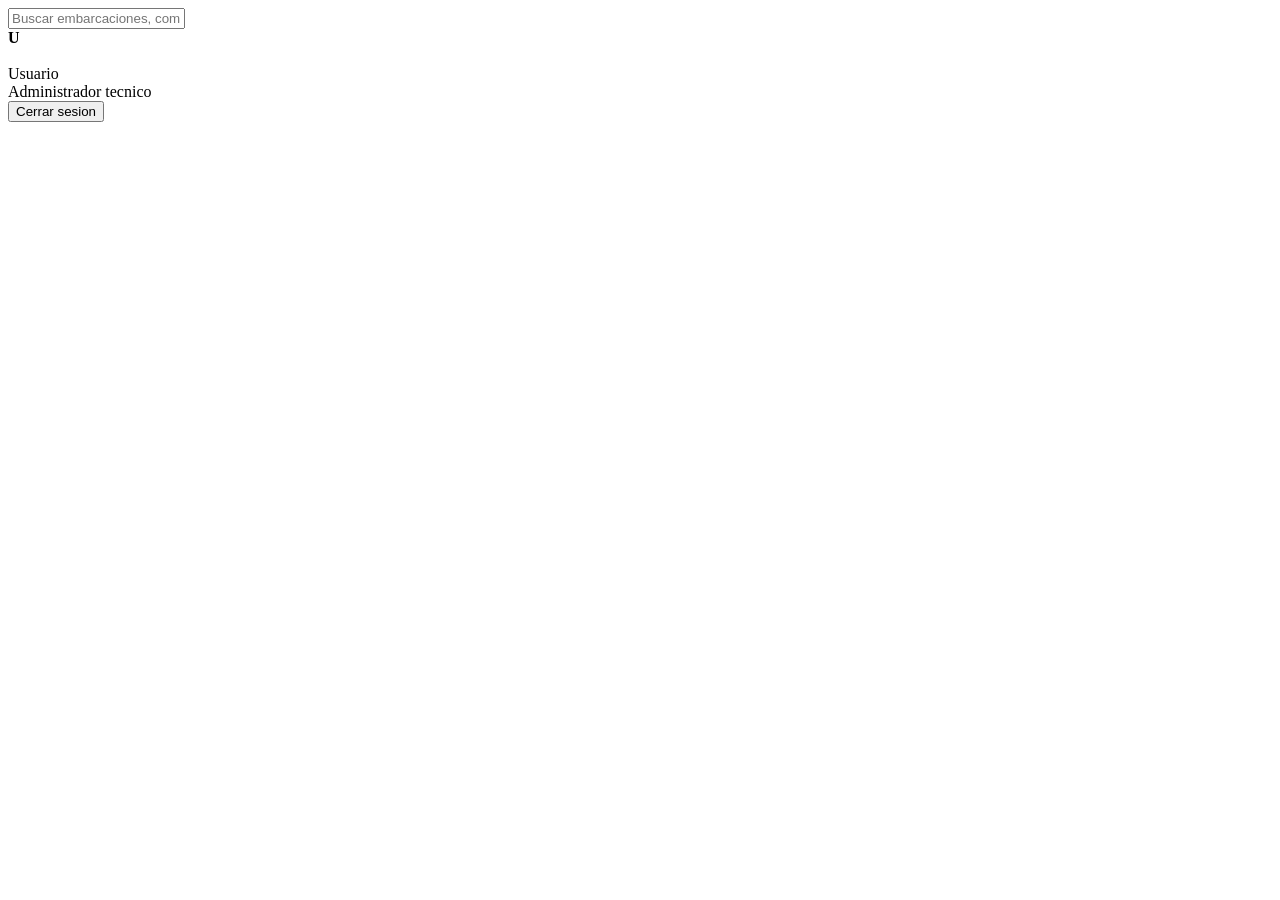
<file: embarcaciones/src/main/resources/templates/fragments/topbar.html>
<!DOCTYPE html>
<html xmlns:th="http://www.thymeleaf.org">
<body>
<div class="topbar d-flex align-items-center gap-3" th:fragment="topbar(remoteUser)">
    <div class="flex-grow-1">
        <input class="search-box" type="text" placeholder="Buscar embarcaciones, componentes, piezas...">
    </div>
    <!--<span class="status-chip">Sistema operativo</span> -->
    <div class="d-flex align-items-center gap-2">
        <div class="rounded-circle bg-info-subtle text-info d-inline-flex align-items-center justify-content-center"
             style="width: 36px; height: 36px; font-weight: 700;">
            U
        </div>
        <div class="small">
            <div class="fw-semibold" th:text="${remoteUser != null ? remoteUser : 'Usuario'}">Usuario</div>
            <div class="text-secondary">Administrador tecnico</div>
        </div>
    </div>
    <form th:action="@{/logout}" method="post" class="m-0">
        <button type="submit" class="btn btn-outline-danger btn-sm">Cerrar sesion</button>
    </form>
</div>
</body>
</html>
</file>
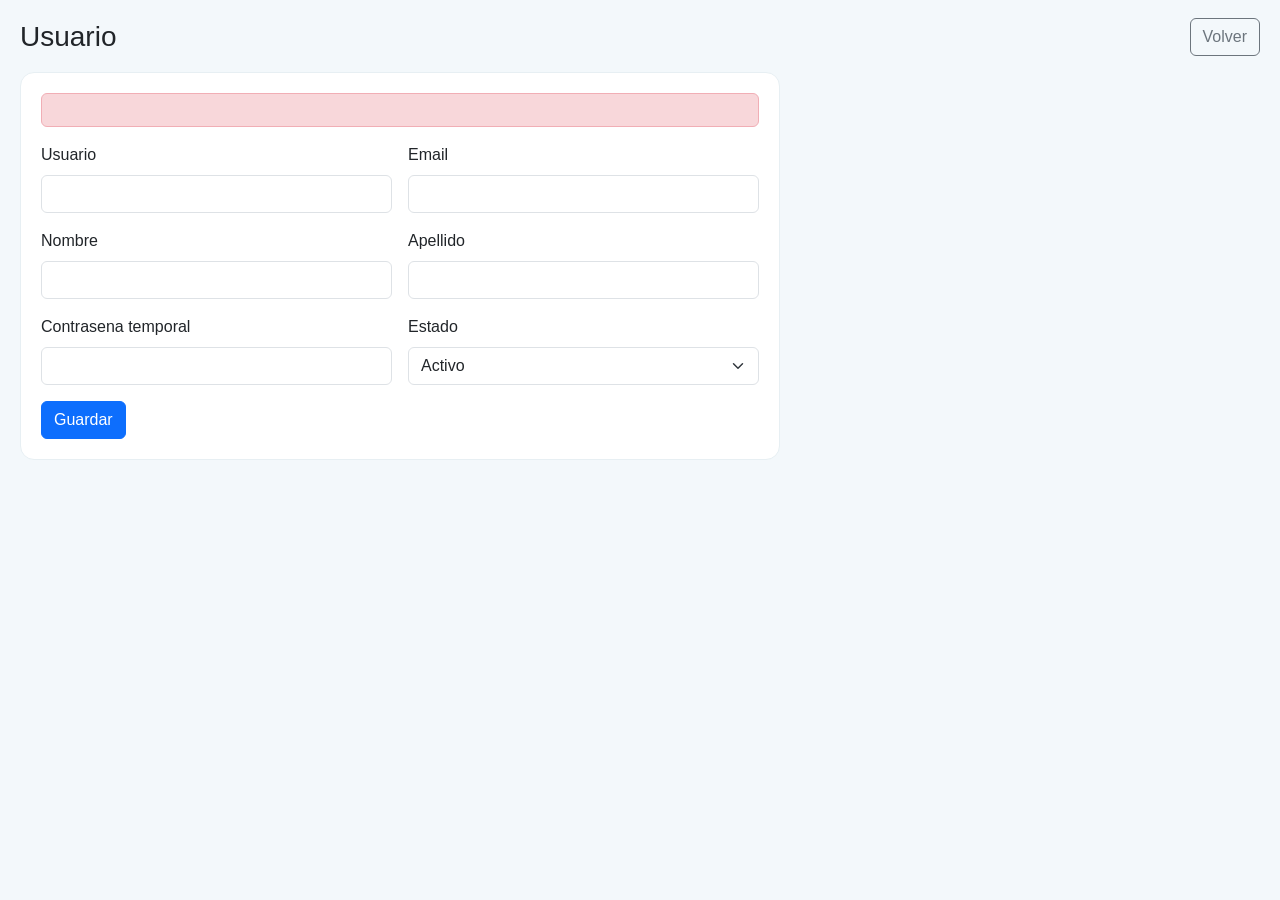
<file: embarcaciones/src/main/resources/templates/usuarios/form.html>
<!DOCTYPE html>
<html xmlns:th="http://www.thymeleaf.org">
<head>
    <meta charset="UTF-8">
    <meta name="viewport" content="width=device-width, initial-scale=1.0">
    <title th:text="${modoEdicion} ? 'Editar usuario' : 'Nuevo usuario'">Usuario</title>
    <link href="https://cdn.jsdelivr.net/npm/bootstrap@5.3.8/dist/css/bootstrap.min.css" rel="stylesheet">
    <style>
        :root { --bg-page:#f3f8fb; --bg-sidebar:#0e2f3d; --bg-sidebar-soft:#134256; --bg-highlight:#0a3c52; --card-border:#e7eff3; }
        body { background: var(--bg-page); min-height: 100vh; font-family: "Segoe UI", Tahoma, sans-serif; }
        .app-shell { min-height: 100vh; }
        .sidebar { width: 280px; background: var(--bg-sidebar); color:#d2e4ec; padding:20px 16px; }
        .brand-box { background: var(--bg-sidebar-soft); border-radius:12px; padding:14px; margin-bottom:22px; }
        .brand-title { font-size:1rem; color:#fff; margin-bottom:2px; }
        .brand-subtitle { font-size:.8rem; color:#8fb4c3; margin:0; }
        .menu-label { font-size:.75rem; text-transform:uppercase; letter-spacing:.08em; color:#77a0b1; margin:10px 0 8px; }
        .menu-link { display:flex; align-items:center; justify-content:space-between; color:#d0e4eb; text-decoration:none; border-radius:10px; padding:10px 12px; margin-bottom:6px; transition:.2s; font-size:.93rem; }
        .menu-link:hover,.menu-link.active { background:var(--bg-highlight); color:#fff; }
        .menu-next { font-size:.75rem; color:#81a7b7; }
        .main-content { flex:1; padding:18px 20px; }
        .topbar { background:#fff; border:1px solid var(--card-border); border-radius:14px; padding:10px 14px; margin-bottom:16px; }
        .search-box { border:1px solid #e4edf2; border-radius:10px; padding:8px 12px; width:100%; background:#f8fbfd; }
        .status-chip { background:#e5f7ec; color:#2f8f58; font-size:.78rem; font-weight:600; border-radius:999px; padding:6px 10px; }
        .panel { background:#fff; border:1px solid var(--card-border); border-radius:14px; padding:20px; max-width:760px; }
    </style>
</head>
<body>
<div class="d-flex app-shell">
    <aside th:replace="~{fragments/sidebar :: sidebar(${activeMenu})}"></aside>

    <main class="main-content">
        <div th:replace="~{fragments/topbar :: topbar(${remoteUser})}"></div>

        <div class="d-flex justify-content-between align-items-center mb-3">
            <h1 class="h3 mb-0" th:text="${modoEdicion} ? 'Editar usuario' : 'Nuevo usuario'">Usuario</h1>
            <a th:href="@{/usuarios}" class="btn btn-outline-secondary">Volver</a>
        </div>

        <section class="panel">
            <div th:if="${error}" class="alert alert-danger" th:text="${error}"></div>

            <form th:object="${usuario}" th:action="${modoEdicion} ? @{'/usuarios/' + *{idUsuario}} : @{/usuarios}" method="post" class="row g-3">
                <div class="col-md-6">
                    <label class="form-label" for="usuario">Usuario</label>
                    <input id="usuario" class="form-control" type="text" th:field="*{usuario}" required>
                </div>
                <div class="col-md-6">
                    <label class="form-label" for="email">Email</label>
                    <input id="email" class="form-control" type="email" th:field="*{email}" required>
                </div>
                <div class="col-md-6">
                    <label class="form-label" for="nombre">Nombre</label>
                    <input id="nombre" class="form-control" type="text" th:field="*{nombre}" required>
                </div>
                <div class="col-md-6">
                    <label class="form-label" for="apellido">Apellido</label>
                    <input id="apellido" class="form-control" type="text" th:field="*{apellido}" required>
                </div>

                <div class="col-md-6" th:if="${!modoEdicion}">
                    <label class="form-label" for="passwordHash">Contrasena temporal</label>
                    <input id="passwordHash" class="form-control" type="password" th:field="*{passwordHash}" minlength="8" required>
                </div>

                <div class="col-md-6">
                    <label class="form-label" for="estado">Estado</label>
                    <select id="estado" class="form-select" th:field="*{estado}">
                        <option value="1">Activo</option>
                        <option value="0">Inactivo</option>
                    </select>
                </div>

                <div class="col-12">
                    <button type="submit" class="btn btn-primary" th:text="${modoEdicion} ? 'Actualizar usuario' : 'Crear usuario'">Guardar</button>
                </div>
            </form>
        </section>
    </main>
</div>
<script src="https://cdn.jsdelivr.net/npm/bootstrap@5.3.8/dist/js/bootstrap.bundle.min.js"></script>
</body>
</html>
</file>
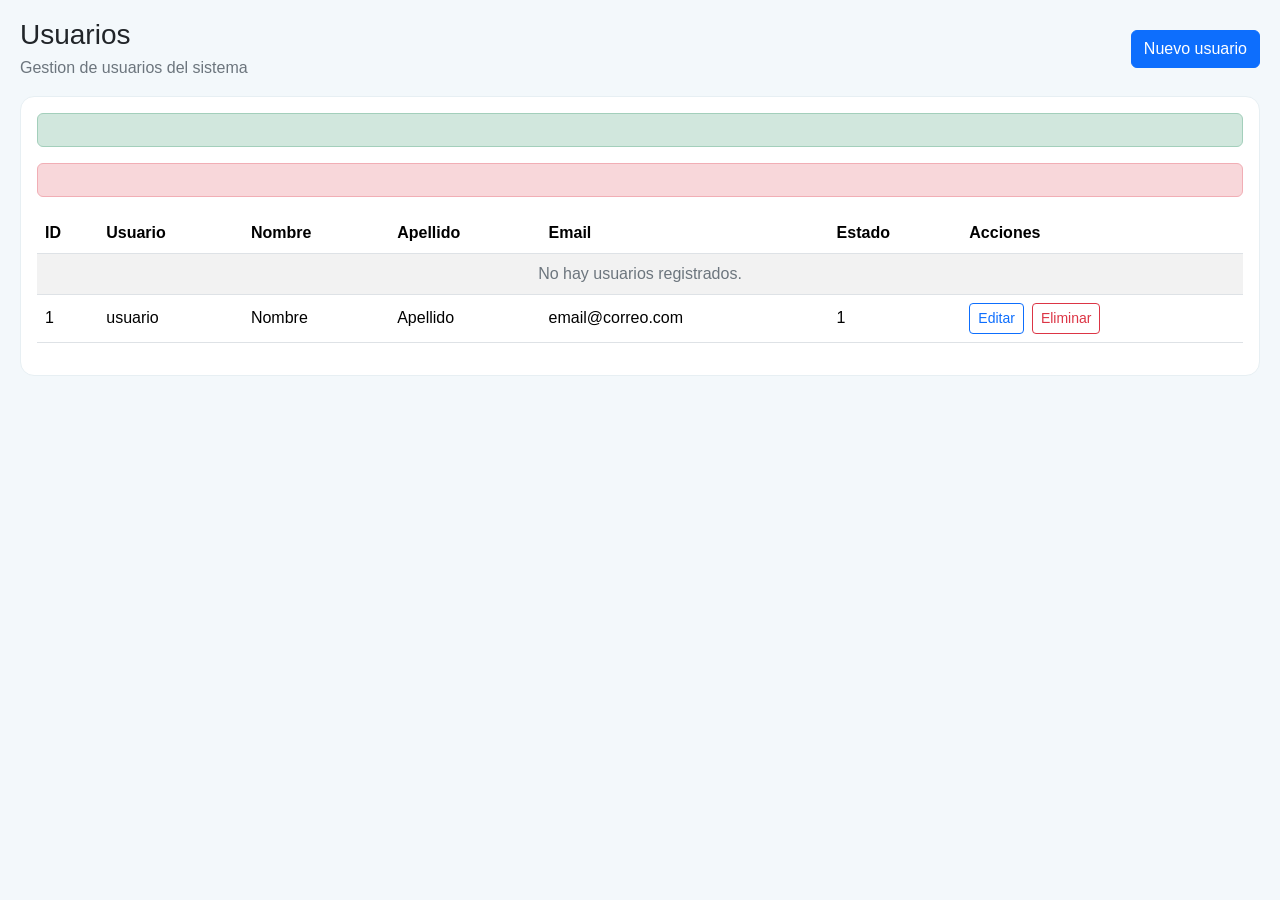
<file: embarcaciones/src/main/resources/templates/usuarios/lista.html>
<!DOCTYPE html>
<html xmlns:th="http://www.thymeleaf.org">
<head>
    <meta charset="UTF-8">
    <meta name="viewport" content="width=device-width, initial-scale=1.0">
    <title>Usuarios - Embarcaciones</title>
    <link href="https://cdn.jsdelivr.net/npm/bootstrap@5.3.8/dist/css/bootstrap.min.css" rel="stylesheet">
    <style>
        :root { --bg-page:#f3f8fb; --bg-sidebar:#0e2f3d; --bg-sidebar-soft:#134256; --bg-highlight:#0a3c52; --card-border:#e7eff3; }
        body { background: var(--bg-page); min-height: 100vh; font-family: "Segoe UI", Tahoma, sans-serif; }
        .app-shell { min-height: 100vh; }
        .sidebar { width: 280px; background: var(--bg-sidebar); color:#d2e4ec; padding:20px 16px; }
        .brand-box { background: var(--bg-sidebar-soft); border-radius:12px; padding:14px; margin-bottom:22px; }
        .brand-title { font-size:1rem; color:#fff; margin-bottom:2px; }
        .brand-subtitle { font-size:.8rem; color:#8fb4c3; margin:0; }
        .menu-label { font-size:.75rem; text-transform:uppercase; letter-spacing:.08em; color:#77a0b1; margin:10px 0 8px; }
        .menu-link { display:flex; align-items:center; justify-content:space-between; color:#d0e4eb; text-decoration:none; border-radius:10px; padding:10px 12px; margin-bottom:6px; transition:.2s; font-size:.93rem; }
        .menu-link:hover,.menu-link.active { background:var(--bg-highlight); color:#fff; }
        .menu-next { font-size:.75rem; color:#81a7b7; }
        .main-content { flex:1; padding:18px 20px; }
        .topbar { background:#fff; border:1px solid var(--card-border); border-radius:14px; padding:10px 14px; margin-bottom:16px; }
        .search-box { border:1px solid #e4edf2; border-radius:10px; padding:8px 12px; width:100%; background:#f8fbfd; }
        .status-chip { background:#e5f7ec; color:#2f8f58; font-size:.78rem; font-weight:600; border-radius:999px; padding:6px 10px; }
        .panel { background:#fff; border:1px solid var(--card-border); border-radius:14px; padding:16px; }
    </style>
</head>
<body>
<div class="d-flex app-shell">
    <aside th:replace="~{fragments/sidebar :: sidebar(${activeMenu})}"></aside>

    <main class="main-content">
        <div th:replace="~{fragments/topbar :: topbar(${remoteUser})}"></div>

        <div class="d-flex justify-content-between align-items-center mb-3">
            <div>
                <h1 class="h3 mb-1">Usuarios</h1>
                <p class="text-secondary mb-0">Gestion de usuarios del sistema</p>
            </div>
            <a th:if="${permisosSesion.contains('USUARIO:CREAR')}" th:href="@{/usuarios/nuevo}" class="btn btn-primary">Nuevo usuario</a>
        </div>

        <div class="panel">
            <div th:if="${success}" class="alert alert-success" th:text="${success}"></div>
            <div th:if="${error}" class="alert alert-danger" th:text="${error}"></div>

            <div class="table-responsive">
                <table class="table table-striped align-middle">
                    <thead>
                    <tr>
                        <th>ID</th>
                        <th>Usuario</th>
                        <th>Nombre</th>
                        <th>Apellido</th>
                        <th>Email</th>
                        <th>Estado</th>
                        <th>Acciones</th>
                    </tr>
                    </thead>
                    <tbody>
                    <tr th:if="${#lists.isEmpty(usuarios)}">
                        <td colspan="7" class="text-center text-secondary">No hay usuarios registrados.</td>
                    </tr>
                    <tr th:each="u : ${usuarios}">
                        <td th:text="${u.idUsuario}">1</td>
                        <td th:text="${u.usuario}">usuario</td>
                        <td th:text="${u.nombre}">Nombre</td>
                        <td th:text="${u.apellido}">Apellido</td>
                        <td th:text="${u.email}">email@correo.com</td>
                        <td th:text="${u.estado}">1</td>
                        <td class="d-flex gap-2">
                            <a th:if="${permisosSesion.contains('USUARIO:EDITAR')}" th:href="@{'/usuarios/' + ${u.idUsuario} + '/editar'}" class="btn btn-sm btn-outline-primary">Editar</a>
                            <form th:if="${permisosSesion.contains('USUARIO:ELIMINAR')}" th:action="@{'/usuarios/' + ${u.idUsuario} + '/eliminar'}" method="post" onsubmit="return confirm('Deseas eliminar este usuario?');">
                                <button type="submit" class="btn btn-sm btn-outline-danger">Eliminar</button>
                            </form>
                        </td>
                    </tr>
                    </tbody>
                </table>
            </div>
        </div>
    </main>
</div>
<script src="https://cdn.jsdelivr.net/npm/bootstrap@5.3.8/dist/js/bootstrap.bundle.min.js"></script>
</body>
</html>
</file>
